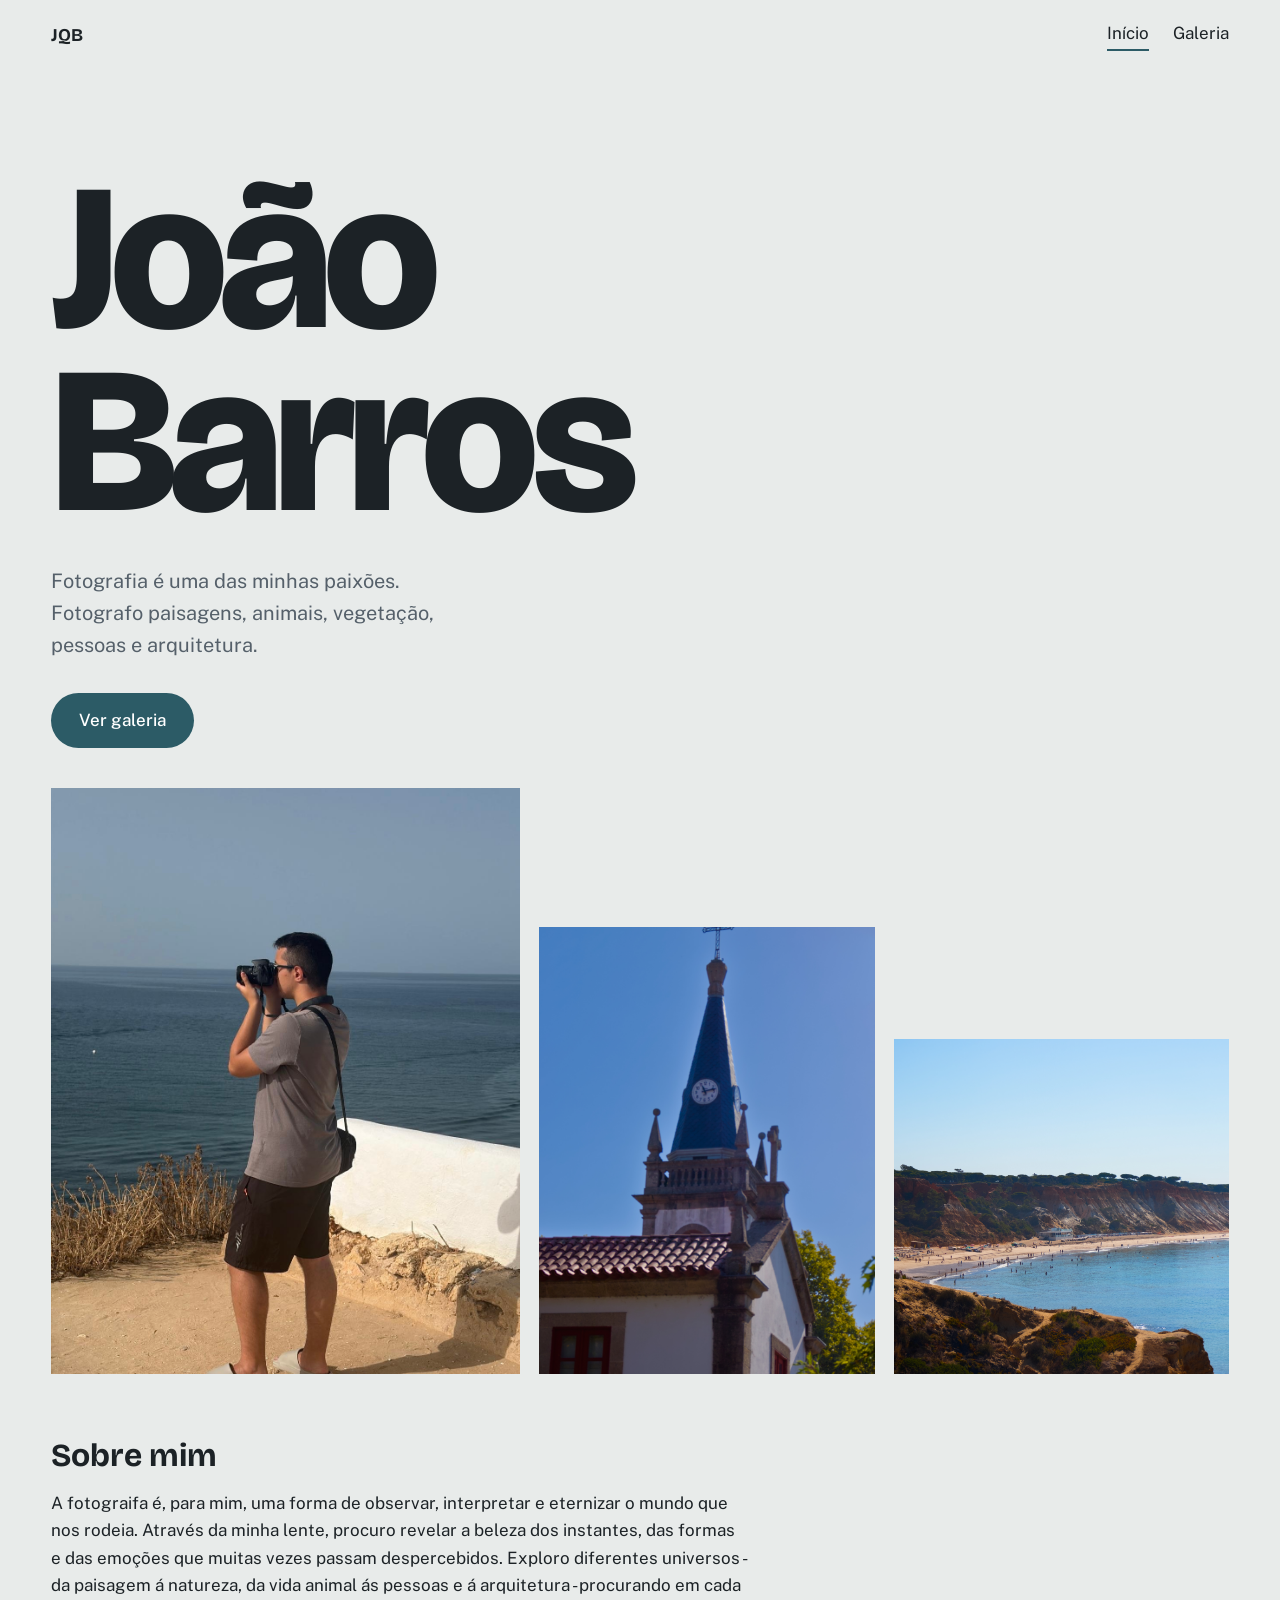
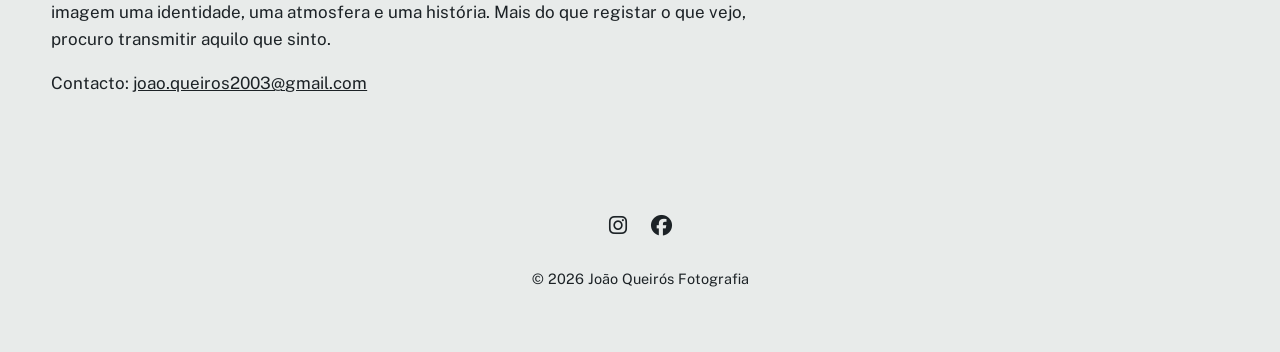
<file: index.html>
<!DOCTYPE html>
<html lang="pt-PT">
<head>
  <meta charset="UTF-8">
  <meta name="viewport" content="width=device-width, initial-scale=1">
  <title>João Barros — Fotografia</title>
  <meta name="description" content="Portefólio de fotografia de O Teu Nome.">
  <link rel="preconnect" href="https://fonts.googleapis.com">
  <link rel="preconnect" href="https://fonts.gstatic.com" crossorigin>
  <link href="https://fonts.googleapis.com/css2?family=Bricolage+Grotesque:opsz,wght@12..96,400;12..96,700;12..96,800&family=Public+Sans:wght@400;500&display=swap" rel="stylesheet">
  <link rel="stylesheet" href="https://cdnjs.cloudflare.com/ajax/libs/font-awesome/6.4.0/css/all.min.css">
  <link rel="stylesheet" href="Estilo/style.css">

</head>
<body class="pagina-inicio">
 
  <header class="topo">
    <a class="marca" href="index.html">JQB</a>
    <nav aria-label="Principal">
      <a href="index.html" aria-current="page">Início</a>
      <a href="galeria.html">Galeria</a>
    </nav>
  </header>
 
  <main>
    <section class="hero">
      <h1>João<br>Barros</h1>
      <p class="hero-texto">
        Fotografia é uma das minhas paixões.<br>
        Fotografo paisagens, animais, vegetação,<br>
        pessoas e arquitetura.
      </p>
      <a class="botao" href="galeria.html">Ver galeria</a>
    </section>
 
    <!-- Três fotografias em destaque: substitui os ficheiros na pasta images/ -->
    <section class="destaques" aria-label="Fotografias em destaque">
      <figure class="foto destaque d1" data-titulo="Destaque 1">
        <img src="images/destaque-1.jpg" alt="Descreve aqui a fotografia 1" loading="eager">
      </figure>
      <figure class="foto destaque d2" data-titulo="Destaque 2">
        <img src="images/destaque-2.jpg" alt="Descreve aqui a fotografia 2" loading="eager">
      </figure>
      <figure class="foto destaque d3" data-titulo="Destaque 3">
        <img src="images/destaque-3.jpg" alt="Descreve aqui a fotografia 3" loading="eager">
      </figure>
    </section>
 
    <section class="sobre" id="sobre">
      <h2>Sobre mim</h2>
      <p>
        A fotograifa é, para mim, uma forma de observar, interpretar e eternizar o mundo que nos rodeia.
        Através da minha lente, procuro revelar a beleza dos instantes, das formas e das emoções que muitas vezes passam despercebidos.
        Exploro diferentes universos - da paisagem á natureza, da vida animal ás pessoas e á arquitetura - procurando em cada imagem uma identidade, uma atmosfera e uma história.
        Mais do que registar o que vejo, procuro transmitir aquilo que sinto.
      </p>
      <p>
        Contacto: <a href="mailto:joao.queiros2003@gmail.com">joao.queiros2003@gmail.com</a>
      </p>
    </section>
  </main>
 
  <footer>
    <div class="social-links">
        <a href="https://www.instagram.com/joaoqbarros"><i class="fa-brands fa-instagram"></i></a>
        <a href="#"><i class="fa-brands fa-facebook"></i></a>
    </div>
    <p>&copy; 2026 João Queirós Fotografia</p>
</footer>
 
  <script src="script.js"></script>
</body>
</html>
</file>
<file: Estilo/style.css>
/* ---------- Variáveis ---------- */
:root {
    --fundo: #e8ebea;
    --tinta: #1c2226;
    --tinta-suave: #55606a;
    --linha: #c3cac9;
    --acento: #2c5b66;
    --acento-escuro: #1d4049;
    --placeholder-a: #b9c6c4;
    --placeholder-b: #8fa5a8;
    --fonte-titulo: "Bricolage Grotesque", "Helvetica Neue", Arial, sans-serif;
    --fonte-texto: "Public Sans", system-ui, -apple-system, "Segoe UI", sans-serif;
    --margem: clamp(1.25rem, 4vw, 3.5rem);
  }
   
  /* ---------- Base ---------- */
  *, *::before, *::after { box-sizing: border-box; }
   
  html { scroll-behavior: smooth; }
   
  body {
    margin: 0;
    background: var(--fundo);
    color: var(--tinta);
    font-family: var(--fonte-texto);
    font-size: 1.0625rem;
    line-height: 1.6;
  }
   
  img { display: block; max-width: 100%; }
   
  a { color: inherit; }
   
  :focus-visible {
    outline: 3px solid var(--acento);
    outline-offset: 3px;
  }
   
  /* ---------- Cabeçalho e rodapé ---------- */
  .topo {
    display: flex;
    justify-content: space-between;
    align-items: center;
    gap: 1rem;
    padding: 1.25rem var(--margem);
  }
   
  .marca {
    font-family: var(--fonte-titulo);
    font-weight: 700;
    font-size: 1.125rem;
    text-decoration: none;
  }
   
  .topo nav { display: flex; gap: 1.5rem; }
   
  .topo nav a {
    text-decoration: none;
    padding-bottom: 2px;
    border-bottom: 2px solid transparent;
  }
   
  .topo nav a:hover,
  .topo nav a[aria-current="page"] { border-bottom-color: var(--acento); }
   
  /* ---------- Fotografias (partilhado) ---------- */
  .foto {
    position: relative;
    margin: 0;
    overflow: hidden;
    background: linear-gradient(135deg, var(--placeholder-a), var(--placeholder-b));
  }
   
  .foto img {
    width: 100%;
    height: 100%;
    object-fit: cover;
  }
   
  /* Quando a imagem não existe, mostra o título sobre o fundo */
  .foto.sem-imagem img { display: none; }
   
  .foto.sem-imagem::after {
    content: attr(data-titulo);
    position: absolute;
    inset: 0;
    display: grid;
    place-items: center;
    padding: 1rem;
    text-align: center;
    font-family: var(--fonte-titulo);
    color: var(--acento-escuro);
  }
   
  /* ---------- Página de introdução ---------- */
  .hero {
    padding: clamp(2rem, 8vw, 6rem) var(--margem) 2.5rem;
  }
   
  .hero h1 {
    margin: 0;
    font-family: var(--fonte-titulo);
    font-weight: 800;
    font-size: clamp(4rem, 17vw, 13rem);
    line-height: 0.88;
    letter-spacing: -0.04em;
  }
   
  .hero-texto {
    max-width: 34ch;
    margin: 2rem 0;
    font-size: 1.25rem;
    color: var(--tinta-suave);
  }
   
  .botao {
    display: inline-block;
    padding: 0.85rem 1.75rem;
    background: var(--acento);
    color: #fff;
    font-weight: 500;
    text-decoration: none;
    border-radius: 999px;
    transition: background 0.2s;
  }
   
  .botao:hover { background: var(--acento-escuro); }
   
  .destaques {
    display: grid;
    grid-template-columns: 1.4fr 1fr 1fr;
    gap: clamp(0.5rem, 1.5vw, 1.25rem);
    align-items: end;
    padding: 0 var(--margem);
  }
   
  .destaque.d1 { aspect-ratio: 4 / 5; }
  .destaque.d2 { aspect-ratio: 3 / 4; }
  .destaque.d3 { aspect-ratio: 1 / 1; }
   
  .sobre {
    max-width: 80ch;
    padding: 4rem var(--margem) 0;
  }
   
  .sobre h2 {
    margin: 0 0 1rem;
    font-family: var(--fonte-titulo);
    font-size: 2rem;
    line-height: 1.1;
  }
   
  /* ---------- Página da galeria ---------- */
  .titulo-galeria {
    margin: 1rem var(--margem) 1.5rem;
    font-family: var(--fonte-titulo);
    font-weight: 800;
    font-size: clamp(2.5rem, 8vw, 5rem);
    line-height: 1;
    letter-spacing: -0.03em;
  }
   
  .filtros {
    display: flex;
    flex-wrap: wrap;
    gap: 0.5rem;
    padding: 0 var(--margem) 1.5rem;
  }
   
  .filtros button {
    padding: 0.45rem 1.1rem;
    font: inherit;
    font-size: 0.9375rem;
    color: var(--tinta);
    background: transparent;
    border: 1.5px solid var(--tinta);
    border-radius: 999px;
    cursor: pointer;
    transition: background 0.2s, color 0.2s;
  }
   
  .filtros button:hover { background: rgba(28, 34, 38, 0.08); }
   
  .filtros button[aria-pressed="true"] {
    background: var(--tinta);
    color: var(--fundo);
  }
   
  .galeria {
    columns: 3 260px;
    column-gap: clamp(0.5rem, 1.5vw, 1.25rem);
    padding: 0 var(--margem);
  }
   
  .item {
    break-inside: avoid;
    margin-bottom: clamp(0.5rem, 1.5vw, 1.25rem);
  }
   
  .item button {
    display: block;
    width: 100%;
    padding: 0;
    border: 0;
    background: none;
  }

  /*Footer*/
footer {
    text-align: center;
    padding: 3rem 2rem;
    border-top: 1px solid var(--border-color);
    margin-top: 4rem;
    color: var(--text-secondary);
    font-size: 0.9rem;
}

.social-links {
    display: flex;
    justify-content: center;
    gap: 1.5rem;
    margin-bottom: 1.5rem;
}

.social-links a {
    color: var(--text-secondary);
    font-size: 1.3rem;
    transition: var(--transition);
}

.social-links a:hover {
    color: var(--accent);
}
   
  /* Reserva espaço até a imagem carregar; depois usa a proporção real */
  .item .foto { aspect-ratio: var(--proporcao, 3 / 2); }
  .item .foto.carregada { aspect-ratio: auto; }
  .item .foto.carregada img { height: auto; }
   
  .item .foto img { transition: transform 0.4s; }
  .item button:hover .foto img { transform: scale(1.03); }
   
  /* ---------- Lightbox ---------- */
  .lightbox {
    width: 100vw;
    height: 100vh;
    max-width: none;
    max-height: none;
    margin: 0;
    padding: 0;
    border: 0;
    background: rgba(14, 18, 20, 0.94);
    color: #fff;
  }
   
  .lightbox[open] {
    display: grid;
    grid-template-columns: auto 1fr auto;
    align-items: center;
    gap: 0.5rem;
    padding: 3.5rem 1rem 1rem;
  }
   
  .lightbox figure {
    display: flex;
    flex-direction: column;
    align-items: center;
    gap: 0.75rem;
    margin: 0;
    min-width: 0;
  }
   
  .lightbox img {
    max-width: 100%;
    max-height: calc(100vh - 9rem);
    object-fit: contain;
  }
   
  .lightbox figcaption { font-size: 0.9375rem; text-align: center; }
   
  .lb-fechar,
  .lb-seta {
    font: inherit;
    color: #fff;
    background: rgba(255, 255, 255, 0.12);
    border: 0;
    border-radius: 50%;
    cursor: pointer;
    line-height: 1;
  }
   
  .lb-fechar:hover,
  .lb-seta:hover { background: rgba(255, 255, 255, 0.25); }
   
  .lb-fechar {
    position: absolute;
    top: 1rem;
    right: 1rem;
    width: 2.75rem;
    height: 2.75rem;
    font-size: 1.75rem;
  }
   
  .lb-seta {
    width: 3rem;
    height: 3rem;
    font-size: 2rem;
  }
   
  /* ---------- Ecrãs pequenos ---------- */
  @media (max-width: 640px) {
    .destaques { grid-template-columns: 1fr 1fr; }
    .destaque.d1 { grid-column: 1 / -1; aspect-ratio: 4 / 3; }
    .lightbox[open] { grid-template-columns: 1fr; }
    .lb-seta { position: absolute; bottom: 1rem; }
    .lb-anterior { left: 1rem; }
    .lb-seguinte { right: 1rem; }
  }
   
  @media (prefers-reduced-motion: reduce) {
    html { scroll-behavior: auto; }
    * { transition: none !important; }
  }
</file>
